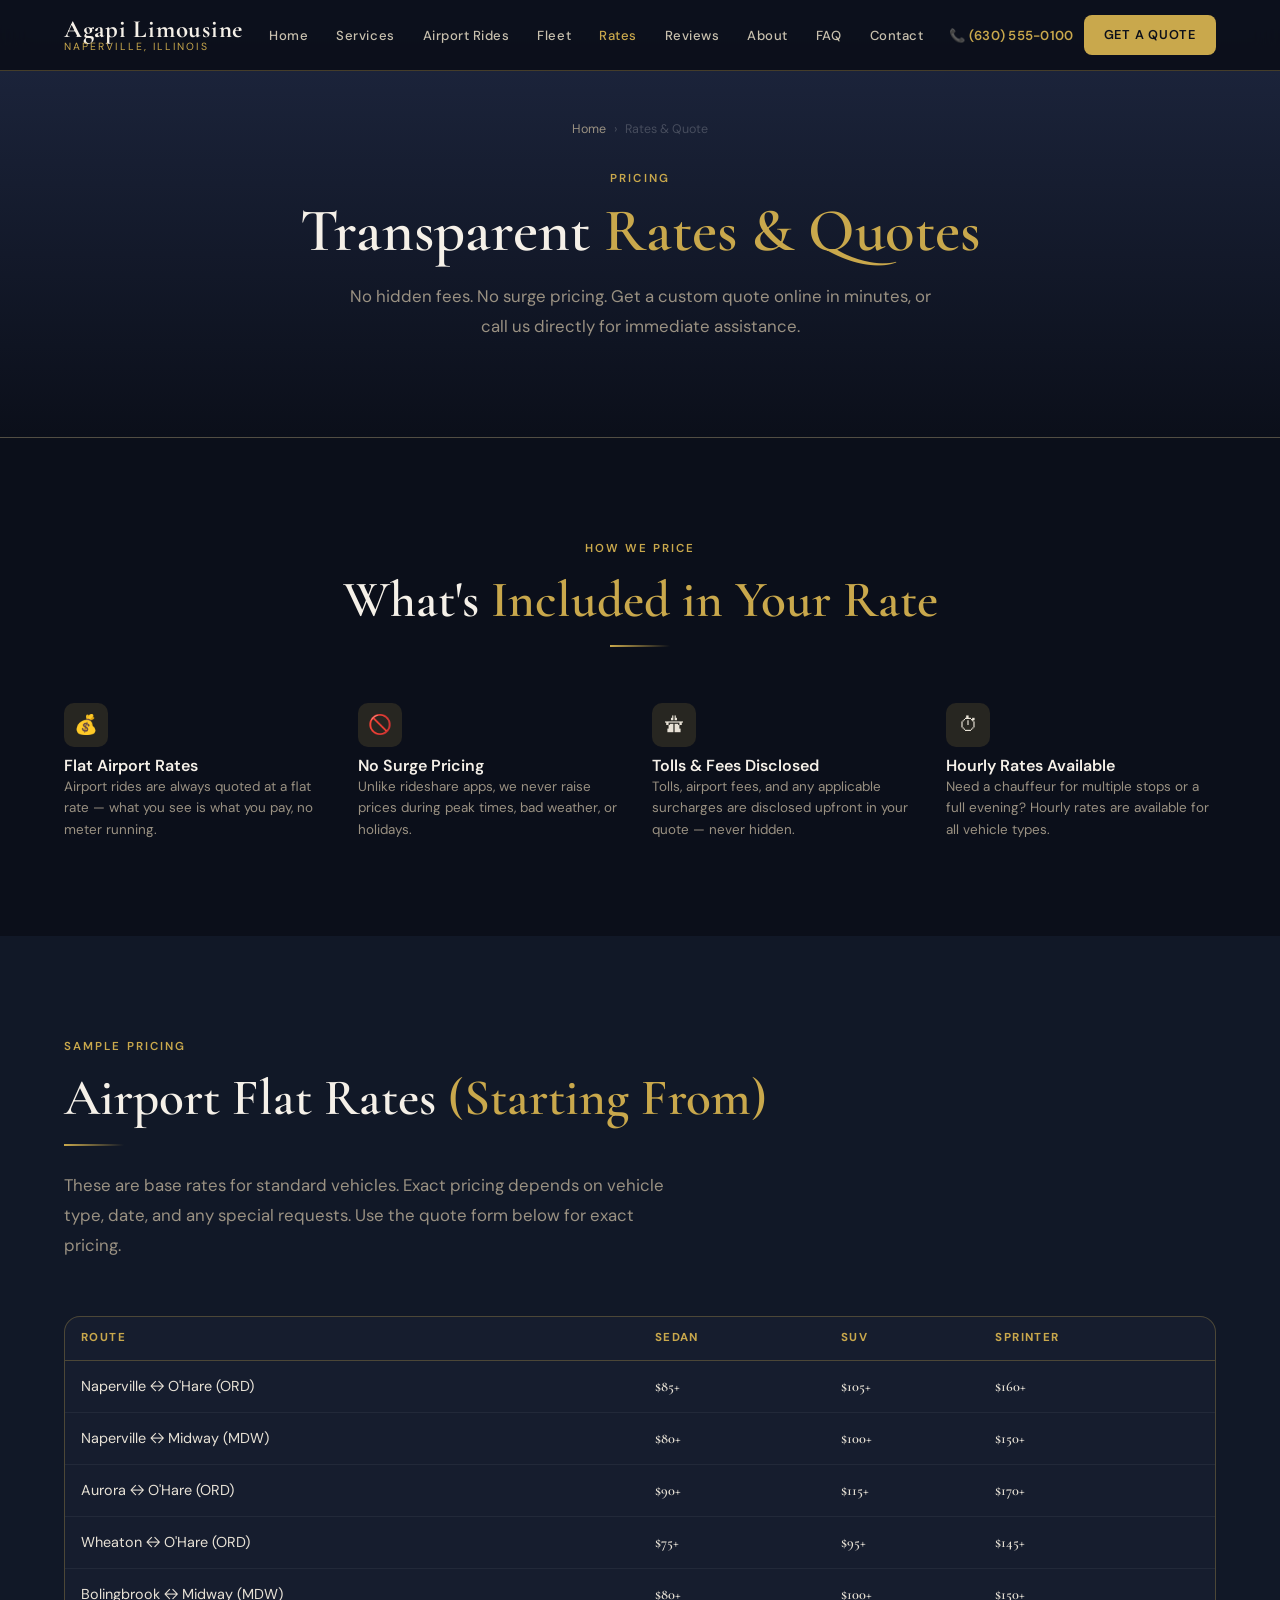
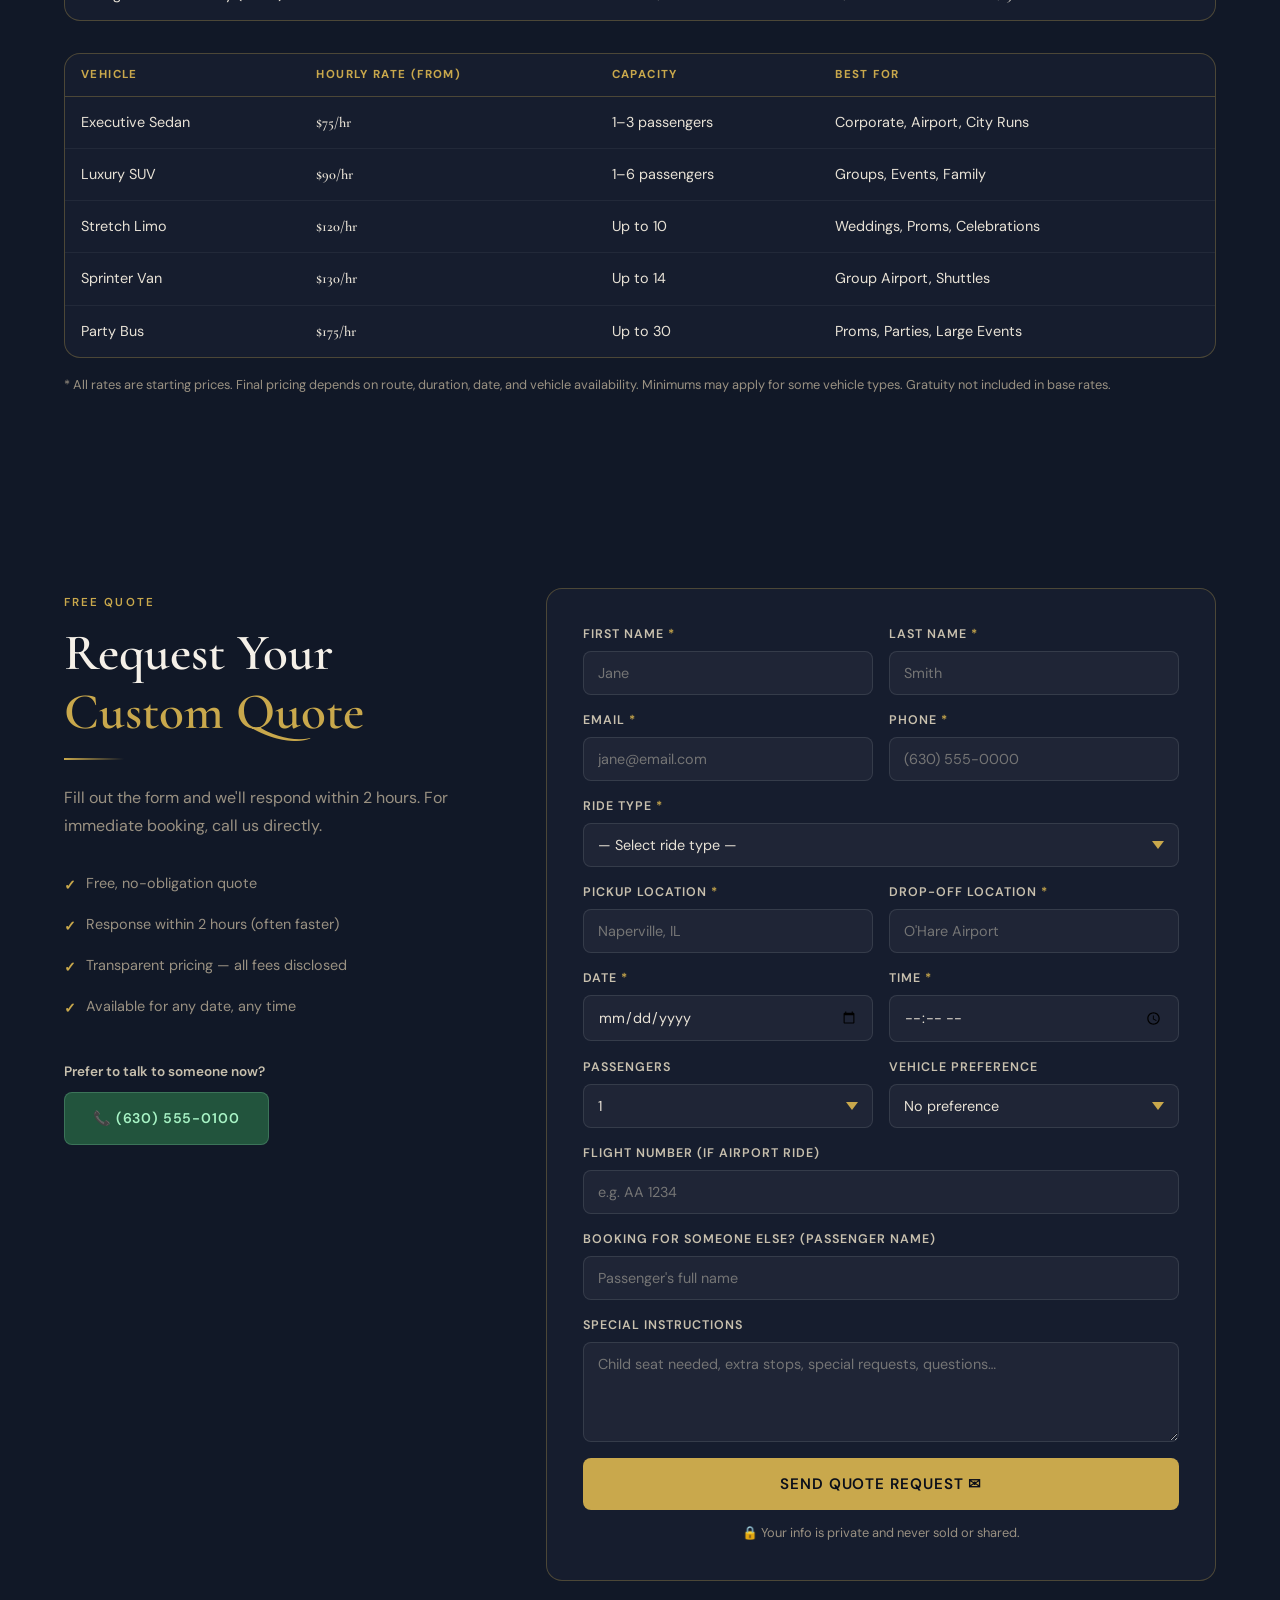
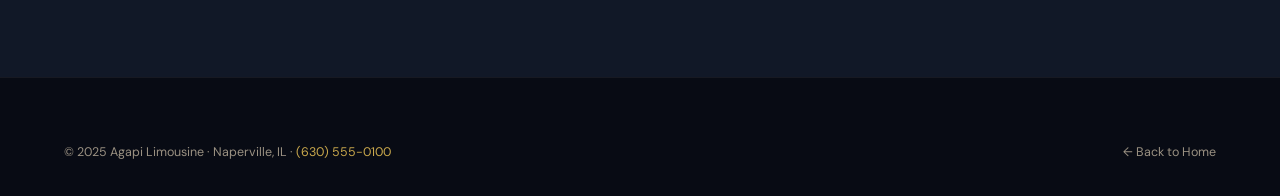
<file: rates.html>
<!DOCTYPE html>
<html lang="en">
<head>
  <meta charset="UTF-8">
  <meta name="viewport" content="width=device-width, initial-scale=1.0">
  <title>Rates &amp; Get a Quote | Agapi Limousine | Naperville Car Service</title>
  <meta name="description" content="Get a free, no-obligation quote for limo service in Naperville, IL. Flat airport rates, transparent pricing. Request online or call (630) 555-0100.">
  <link rel="stylesheet" href="styles.css">
  <link rel="icon" type="image/svg+xml" href="data:image/svg+xml,<svg xmlns='http://www.w3.org/2000/svg' viewBox='0 0 100 100'><text y='.9em' font-size='90'>🚘</text></svg>">
</head>
<body>
<header class="site-header">
  <div class="container">
    <nav class="nav-inner">
      <a href="index.html" class="nav-logo">
        <span class="nav-logo-name">Agapi Limousine</span>
        <span class="nav-logo-sub">Naperville, Illinois</span>
      </a>
      <ul class="nav-links">
        <li><a href="index.html">Home</a></li>
        <li><a href="services.html">Services</a></li>
        <li><a href="airport.html">Airport Rides</a></li>
        <li><a href="fleet.html">Fleet</a></li>
        <li><a href="rates.html" class="active">Rates</a></li>
        <li><a href="reviews.html">Reviews</a></li>
        <li><a href="about.html">About</a></li>
        <li><a href="faq.html">FAQ</a></li>
        <li><a href="contact.html">Contact</a></li>
      </ul>
      <div class="nav-actions">
        <a href="tel:+16305550100" class="nav-phone">📞 (630) 555-0100</a>
        <a href="rates.html" class="btn btn-gold btn-sm">Get a Quote</a>
        <button class="hamburger" aria-label="Open menu"><span></span><span></span><span></span></button>
      </div>
    </nav>
  </div>
</header>
<nav class="mobile-nav">
  <a href="index.html">Home</a><a href="services.html">Services</a><a href="airport.html">Airport Rides</a>
  <a href="fleet.html">Fleet</a><a href="rates.html">Rates</a><a href="reviews.html">Reviews</a>
  <a href="about.html">About</a><a href="faq.html">FAQ</a><a href="contact.html">Contact</a>
  <div class="mobile-cta">
    <a href="tel:+16305550100" class="btn btn-call">📞 Call — (630) 555-0100</a>
    <a href="rates.html" class="btn btn-gold">Get a Quote</a>
  </div>
</nav>

<div class="page-hero">
  <div class="container">
    <div class="breadcrumb"><a href="../index.html">Home</a><span>›</span><span>Rates &amp; Quote</span></div>
    <span class="section-eyebrow">Pricing</span>
    <h1>Transparent <span class="gold">Rates &amp; Quotes</span></h1>
    <p>No hidden fees. No surge pricing. Get a custom quote online in minutes, or call us directly for immediate assistance.</p>
  </div>
</div>

<main>
<!-- PRICING INFO -->
<section>
  <div class="container">
    <div class="section-header center reveal">
      <span class="section-eyebrow">How We Price</span>
      <h2>What's <span class="gold">Included in Your Rate</span></h2>
      <div class="gold-divider center"></div>
    </div>
    <div class="trust-grid reveal">
      <div class="trust-item">
        <div class="trust-icon">💰</div>
        <div><h4>Flat Airport Rates</h4><p>Airport rides are always quoted at a flat rate — what you see is what you pay, no meter running.</p></div>
      </div>
      <div class="trust-item">
        <div class="trust-icon">🚫</div>
        <div><h4>No Surge Pricing</h4><p>Unlike rideshare apps, we never raise prices during peak times, bad weather, or holidays.</p></div>
      </div>
      <div class="trust-item">
        <div class="trust-icon">🛣</div>
        <div><h4>Tolls &amp; Fees Disclosed</h4><p>Tolls, airport fees, and any applicable surcharges are disclosed upfront in your quote — never hidden.</p></div>
      </div>
      <div class="trust-item">
        <div class="trust-icon">⏱</div>
        <div><h4>Hourly Rates Available</h4><p>Need a chauffeur for multiple stops or a full evening? Hourly rates are available for all vehicle types.</p></div>
      </div>
    </div>
  </div>
</section>

<!-- AIRPORT SAMPLE RATES -->
<section style="background:var(--navy-mid);">
  <div class="container">
    <div class="section-header reveal">
      <span class="section-eyebrow">Sample Pricing</span>
      <h2>Airport Flat Rates <span class="gold">(Starting From)</span></h2>
      <div class="gold-divider"></div>
      <p class="section-subtitle">These are base rates for standard vehicles. Exact pricing depends on vehicle type, date, and any special requests. Use the quote form below for exact pricing.</p>
    </div>
    <div class="reveal" style="background:var(--navy-card); border:1px solid var(--gold-border); border-radius:var(--radius-lg); overflow:hidden; margin-bottom:2rem;">
      <table class="rates-table" aria-label="Airport rates by vehicle">
        <thead>
          <tr><th>Route</th><th>Sedan</th><th>SUV</th><th>Sprinter</th></tr>
        </thead>
        <tbody>
          <tr><td>Naperville ↔ O'Hare (ORD)</td><td class="price-cell">$85+</td><td class="price-cell">$105+</td><td class="price-cell">$160+</td></tr>
          <tr><td>Naperville ↔ Midway (MDW)</td><td class="price-cell">$80+</td><td class="price-cell">$100+</td><td class="price-cell">$150+</td></tr>
          <tr><td>Aurora ↔ O'Hare (ORD)</td><td class="price-cell">$90+</td><td class="price-cell">$115+</td><td class="price-cell">$170+</td></tr>
          <tr><td>Wheaton ↔ O'Hare (ORD)</td><td class="price-cell">$75+</td><td class="price-cell">$95+</td><td class="price-cell">$145+</td></tr>
          <tr><td>Bolingbrook ↔ Midway (MDW)</td><td class="price-cell">$80+</td><td class="price-cell">$100+</td><td class="price-cell">$150+</td></tr>
        </tbody>
      </table>
    </div>
    <div class="reveal" style="background:var(--navy-card); border:1px solid var(--gold-border); border-radius:var(--radius-lg); overflow:hidden;">
      <table class="rates-table" aria-label="Hourly rates by vehicle">
        <thead>
          <tr><th>Vehicle</th><th>Hourly Rate (from)</th><th>Capacity</th><th>Best For</th></tr>
        </thead>
        <tbody>
          <tr><td>Executive Sedan</td><td class="price-cell">$75/hr</td><td>1–3 passengers</td><td>Corporate, Airport, City Runs</td></tr>
          <tr><td>Luxury SUV</td><td class="price-cell">$90/hr</td><td>1–6 passengers</td><td>Groups, Events, Family</td></tr>
          <tr><td>Stretch Limo</td><td class="price-cell">$120/hr</td><td>Up to 10</td><td>Weddings, Proms, Celebrations</td></tr>
          <tr><td>Sprinter Van</td><td class="price-cell">$130/hr</td><td>Up to 14</td><td>Group Airport, Shuttles</td></tr>
          <tr><td>Party Bus</td><td class="price-cell">$175/hr</td><td>Up to 30</td><td>Proms, Parties, Large Events</td></tr>
        </tbody>
      </table>
    </div>
    <p style="font-size:0.8rem; color:var(--text-muted); margin-top:1rem;">* All rates are starting prices. Final pricing depends on route, duration, date, and vehicle availability. Minimums may apply for some vehicle types. Gratuity not included in base rates.</p>
  </div>
</section>

<!-- FULL QUOTE FORM -->
<section class="quote-section">
  <div class="container">
    <div class="quote-inner">
      <div class="reveal">
        <span class="section-eyebrow">Free Quote</span>
        <h2>Request Your <span class="gold">Custom Quote</span></h2>
        <div class="gold-divider"></div>
        <p style="color:var(--text-muted); margin-bottom:1.5rem;">Fill out the form and we'll respond within 2 hours. For immediate booking, call us directly.</p>
        <ul class="quote-bullets">
          <li>Free, no-obligation quote</li>
          <li>Response within 2 hours (often faster)</li>
          <li>Transparent pricing — all fees disclosed</li>
          <li>Available for any date, any time</li>
        </ul>
        <div style="margin-top:2rem;">
          <p style="font-size:0.85rem; color:var(--cream-dim); font-weight:600; margin-bottom:0.5rem;">Prefer to talk to someone now?</p>
          <a href="tel:+16305550100" class="btn btn-call">📞 (630) 555-0100</a>
        </div>
      </div>
      <div class="reveal reveal-delay-2">
        <div class="form-card">
          <form id="quoteForm" novalidate>
            <div class="form-grid">
              <div class="form-group"><label for="fname">First Name <span class="form-required">*</span></label><input type="text" id="fname" name="First Name" required placeholder="Jane" autocomplete="given-name"></div>
              <div class="form-group"><label for="lname">Last Name <span class="form-required">*</span></label><input type="text" id="lname" name="Last Name" required placeholder="Smith" autocomplete="family-name"></div>
              <div class="form-group"><label for="email">Email <span class="form-required">*</span></label><input type="email" id="email" name="Email" required placeholder="jane@email.com" autocomplete="email"></div>
              <div class="form-group"><label for="phone">Phone <span class="form-required">*</span></label><input type="tel" id="phone" name="Phone" required placeholder="(630) 555-0000" autocomplete="tel"></div>
              <div class="form-group full"><label for="ridetype">Ride Type <span class="form-required">*</span></label>
                <select id="ridetype" name="Ride Type" required>
                  <option value="">— Select ride type —</option>
                  <option>Airport Pickup</option><option>Airport Drop-off</option>
                  <option>Wedding Transportation</option><option>Prom / Homecoming</option>
                  <option>Corporate / Business</option><option>Hourly Service</option>
                  <option>Special Event</option><option>Point-to-Point</option>
                </select>
              </div>
              <div class="form-group"><label for="pickup">Pickup Location <span class="form-required">*</span></label><input type="text" id="pickup" name="Pickup" required placeholder="Naperville, IL"></div>
              <div class="form-group"><label for="dropoff">Drop-off Location <span class="form-required">*</span></label><input type="text" id="dropoff" name="Drop-off" required placeholder="O'Hare Airport"></div>
              <div class="form-group"><label for="date">Date <span class="form-required">*</span></label><input type="date" id="date" name="Date" required></div>
              <div class="form-group"><label for="time">Time <span class="form-required">*</span></label><input type="time" id="time" name="Time" required></div>
              <div class="form-group"><label for="passengers">Passengers</label>
                <select id="passengers" name="Passengers"><option>1</option><option>2</option><option>3</option><option>4</option><option>5</option><option>6</option><option>7+</option></select>
              </div>
              <div class="form-group"><label for="vehicle">Vehicle Preference</label>
                <select id="vehicle" name="Vehicle"><option value="">No preference</option><option>Executive Sedan</option><option>Luxury SUV</option><option>Stretch Limousine</option><option>Sprinter Van</option><option>Party Bus</option></select>
              </div>
              <div class="form-group full"><label for="flight">Flight Number (if airport ride)</label><input type="text" id="flight" name="Flight Number" placeholder="e.g. AA 1234"></div>
              <div class="form-group full"><label for="bookfor">Booking for Someone Else? (Passenger name)</label><input type="text" id="bookfor" name="Booking For" placeholder="Passenger's full name"></div>
              <div class="form-group full"><label for="notes">Special Instructions</label><textarea id="notes" name="Notes" placeholder="Child seat needed, extra stops, special requests, questions…"></textarea></div>
              <div class="form-group full">
                <button type="submit" class="btn btn-gold" style="width:100%; justify-content:center; padding:16px; font-size:0.95rem;">Send Quote Request ✉</button>
              </div>
            </div>
          </form>
          <div id="formSuccess" class="form-success" role="alert">
            <strong style="color:#a7f3c5; font-size:1.1rem;">✓ Quote request received!</strong><br>
            We'll be in touch within 2 hours. For immediate help, call <a href="tel:+16305550100" style="color:#a7f3c5;">(630) 555-0100</a>.
          </div>
          <p class="form-note">🔒 Your info is private and never sold or shared.</p>
        </div>
      </div>
    </div>
  </div>
</section>
</main>

<footer class="site-footer">
  <div class="container">
    <div class="footer-bottom" style="border-top:none; padding-top:0;">
      <p>© 2025 Agapi Limousine · Naperville, IL · <a href="tel:+16305550100" style="color:var(--gold);">(630) 555-0100</a></p>
      <a href="../index.html" style="color:var(--text-muted); font-size:0.78rem;">← Back to Home</a>
    </div>
  </div>
</footer>
<div class="sticky-phone-bar" style="justify-content:center;">
  <a href="tel:+16305550100" class="btn btn-call" style="flex:1; justify-content:center;">📞 Call Now</a>
  <a href="#" class="btn btn-gold" style="flex:1; justify-content:center;">Get Quote ↑</a>
</div>
<script src="main.js"></script>
</body>
</html>
</file>
<file: styles.css>
/* =========================================
   AGAPI LIMOUSINE — Main Stylesheet
   Aesthetic: Refined Luxury + Family Warmth
   Fonts: Cormorant Garamond (display) + DM Sans (body)
   ========================================= */

@import url('https://fonts.googleapis.com/css2?family=Cormorant+Garamond:ital,wght@0,300;0,400;0,500;0,600;0,700;1,400;1,600&family=DM+Sans:wght@300;400;500;600&display=swap');

/* ─── CSS Variables ─── */
:root {
  --gold:        #c9a84c;
  --gold-light:  #e0c06b;
  --gold-dim:    rgba(201,168,76,0.15);
  --gold-border: rgba(201,168,76,0.3);
  --navy:        #0b0f1a;
  --navy-mid:    #111827;
  --navy-card:   #161d2e;
  --navy-light:  #1e2740;
  --cream:       #f5f0e8;
  --cream-dim:   #c8c0ae;
  --white:       #ffffff;
  --text:        #e8e2d6;
  --text-muted:  #9a9182;
  --red:         #c04444;

  --font-display: 'Cormorant Garamond', Georgia, serif;
  --font-body:    'DM Sans', sans-serif;

  --radius:  8px;
  --radius-lg: 16px;
  --shadow:  0 4px 24px rgba(0,0,0,0.4);
  --shadow-gold: 0 0 40px rgba(201,168,76,0.12);

  --transition: 0.3s ease;
  --container: 1200px;
}

/* ─── Reset ─── */
*, *::before, *::after { box-sizing: border-box; margin: 0; padding: 0; }
html { scroll-behavior: smooth; font-size: 16px; }
body {
  font-family: var(--font-body);
  background: var(--navy);
  color: var(--text);
  line-height: 1.6;
  -webkit-font-smoothing: antialiased;
}
img { max-width: 100%; height: auto; display: block; }
a { color: inherit; text-decoration: none; }
ul { list-style: none; }
button { cursor: pointer; border: none; background: none; font-family: var(--font-body); }

/* ─── Container ─── */
.container {
  max-width: var(--container);
  margin: 0 auto;
  padding: 0 24px;
}

/* ─── Typography ─── */
h1, h2, h3, h4, h5 {
  font-family: var(--font-display);
  font-weight: 600;
  line-height: 1.15;
  color: var(--cream);
}
h1 { font-size: clamp(2.8rem, 6vw, 5rem); }
h2 { font-size: clamp(2rem, 4vw, 3.2rem); }
h3 { font-size: clamp(1.4rem, 2.5vw, 1.9rem); }
h4 { font-size: 1.2rem; }
p  { font-size: 1rem; line-height: 1.75; color: var(--text); }

.gold        { color: var(--gold); }
.section-eyebrow {
  display: inline-block;
  font-family: var(--font-body);
  font-size: 0.72rem;
  font-weight: 600;
  letter-spacing: 0.18em;
  text-transform: uppercase;
  color: var(--gold);
  margin-bottom: 0.75rem;
}
.section-title { margin-bottom: 1rem; }
.section-subtitle {
  font-size: 1.05rem;
  color: var(--text-muted);
  max-width: 600px;
  line-height: 1.8;
}

/* ─── Divider ─── */
.gold-divider {
  width: 60px; height: 2px;
  background: linear-gradient(90deg, var(--gold), transparent);
  margin: 1rem 0 1.5rem;
}
.gold-divider.center { margin: 1rem auto 1.5rem; }

/* ─── Buttons ─── */
.btn {
  display: inline-flex;
  align-items: center;
  gap: 8px;
  padding: 14px 28px;
  border-radius: var(--radius);
  font-family: var(--font-body);
  font-size: 0.88rem;
  font-weight: 600;
  letter-spacing: 0.06em;
  text-transform: uppercase;
  transition: all var(--transition);
  white-space: nowrap;
}
.btn-gold {
  background: var(--gold);
  color: var(--navy);
}
.btn-gold:hover { background: var(--gold-light); transform: translateY(-2px); box-shadow: 0 8px 24px rgba(201,168,76,0.35); }
.btn-outline {
  border: 1.5px solid var(--gold-border);
  color: var(--gold);
  background: transparent;
}
.btn-outline:hover { background: var(--gold-dim); border-color: var(--gold); }
.btn-ghost {
  color: var(--cream-dim);
  border: 1.5px solid rgba(255,255,255,0.12);
}
.btn-ghost:hover { background: rgba(255,255,255,0.06); color: var(--white); }
.btn-lg { padding: 17px 36px; font-size: 0.92rem; }
.btn-sm { padding: 10px 20px; font-size: 0.8rem; }
.btn-call {
  background: #22543d;
  color: #a7f3c5;
  border: 1px solid rgba(167,243,197,0.2);
}
.btn-call:hover { background: #276749; transform: translateY(-2px); }

/* ─── NAV ─── */
.site-header {
  position: fixed;
  top: 0; left: 0; right: 0;
  z-index: 1000;
  background: rgba(11,15,26,0.92);
  backdrop-filter: blur(12px);
  border-bottom: 1px solid var(--gold-border);
  transition: background var(--transition);
}
.nav-inner {
  display: flex;
  align-items: center;
  justify-content: space-between;
  height: 70px;
}
.nav-logo {
  display: flex;
  flex-direction: column;
  line-height: 1;
}
.nav-logo-name {
  font-family: var(--font-display);
  font-size: 1.55rem;
  font-weight: 700;
  color: var(--cream);
  letter-spacing: 0.03em;
}
.nav-logo-sub {
  font-size: 0.65rem;
  letter-spacing: 0.2em;
  text-transform: uppercase;
  color: var(--gold);
}
.nav-links {
  display: flex;
  align-items: center;
  gap: 4px;
}
.nav-links a {
  padding: 8px 12px;
  font-size: 0.82rem;
  font-weight: 500;
  letter-spacing: 0.04em;
  color: var(--cream-dim);
  border-radius: 6px;
  transition: color var(--transition);
  position: relative;
}
.nav-links a:hover, .nav-links a.active { color: var(--gold); }
.nav-links .has-dropdown { position: relative; }
.nav-links .has-dropdown > a::after { content: ' ▾'; font-size: 0.65rem; }
.dropdown {
  position: absolute;
  top: calc(100% + 8px);
  left: 0;
  background: var(--navy-card);
  border: 1px solid var(--gold-border);
  border-radius: var(--radius);
  min-width: 220px;
  padding: 8px;
  display: none;
  box-shadow: var(--shadow);
  z-index: 100;
}
.has-dropdown:hover .dropdown { display: block; }
.dropdown a {
  display: block;
  padding: 9px 14px;
  font-size: 0.82rem;
  border-radius: 6px;
  color: var(--text) !important;
}
.dropdown a:hover { background: var(--gold-dim); color: var(--gold) !important; }
.nav-actions { display: flex; align-items: center; gap: 10px; }
.nav-phone {
  font-size: 0.82rem;
  font-weight: 600;
  color: var(--gold);
  letter-spacing: 0.02em;
}
.nav-phone:hover { color: var(--gold-light); }

/* Hamburger */
.hamburger { display: none; flex-direction: column; gap: 5px; padding: 4px; }
.hamburger span { display: block; width: 24px; height: 2px; background: var(--cream); border-radius: 2px; transition: all var(--transition); }
.hamburger.open span:nth-child(1) { transform: translateY(7px) rotate(45deg); }
.hamburger.open span:nth-child(2) { opacity: 0; }
.hamburger.open span:nth-child(3) { transform: translateY(-7px) rotate(-45deg); }

.mobile-nav {
  display: none;
  position: fixed;
  top: 70px; left: 0; right: 0;
  background: var(--navy-card);
  border-bottom: 1px solid var(--gold-border);
  padding: 16px 24px 24px;
  z-index: 999;
  flex-direction: column;
  gap: 4px;
}
.mobile-nav.open { display: flex; }
.mobile-nav a {
  padding: 12px 0;
  font-size: 1rem;
  font-weight: 500;
  color: var(--text);
  border-bottom: 1px solid rgba(255,255,255,0.06);
}
.mobile-nav a:last-child { border-bottom: none; }
.mobile-nav .mobile-cta { margin-top: 16px; display: flex; flex-direction: column; gap: 10px; }

/* ─── HERO ─── */
.hero {
  min-height: 100vh;
  display: flex;
  align-items: center;
  position: relative;
  overflow: hidden;
  padding-top: 70px;
}
.hero-bg {
  position: absolute;
  inset: 0;
  background:
    linear-gradient(135deg, rgba(11,15,26,0.97) 0%, rgba(11,15,26,0.82) 60%, rgba(11,15,26,0.6) 100%),
    url('https://images.unsplash.com/photo-1539635278303-d4002c07eae3?w=1600&q=80') center/cover no-repeat;
}
.hero-bg::after {
  content: '';
  position: absolute;
  bottom: 0; left: 0; right: 0;
  height: 180px;
  background: linear-gradient(to top, var(--navy), transparent);
}
.hero-noise {
  position: absolute;
  inset: 0;
  opacity: 0.025;
  background-image: url("data:image/svg+xml,%3Csvg viewBox='0 0 256 256' xmlns='http://www.w3.org/2000/svg'%3E%3Cfilter id='noise'%3E%3CfeTurbulence type='fractalNoise' baseFrequency='0.9' numOctaves='4' stitchTiles='stitch'/%3E%3C/filter%3E%3Crect width='100%25' height='100%25' filter='url(%23noise)'/%3E%3C/svg%3E");
  pointer-events: none;
}
.hero-content {
  position: relative;
  z-index: 2;
  max-width: 780px;
  padding: 80px 0;
}
.hero-badge {
  display: inline-flex;
  align-items: center;
  gap: 8px;
  background: var(--gold-dim);
  border: 1px solid var(--gold-border);
  border-radius: 100px;
  padding: 6px 16px;
  font-size: 0.75rem;
  font-weight: 600;
  letter-spacing: 0.12em;
  text-transform: uppercase;
  color: var(--gold);
  margin-bottom: 1.5rem;
}
.hero-badge::before { content: '★'; font-size: 0.7rem; }
.hero h1 {
  font-size: clamp(3rem, 7vw, 5.5rem);
  line-height: 1.05;
  margin-bottom: 1.25rem;
}
.hero h1 span { color: var(--gold); font-style: italic; }
.hero-subtitle {
  font-size: 1.15rem;
  color: var(--text-muted);
  max-width: 540px;
  margin-bottom: 2.5rem;
  line-height: 1.8;
}
.hero-ctas { display: flex; flex-wrap: wrap; gap: 14px; margin-bottom: 3rem; }
.hero-phone-bar {
  display: inline-flex;
  align-items: center;
  gap: 12px;
  background: rgba(255,255,255,0.04);
  border: 1px solid rgba(255,255,255,0.08);
  border-radius: 100px;
  padding: 10px 20px;
  font-size: 0.85rem;
}
.hero-phone-bar strong { color: var(--gold); font-size: 1.05rem; }
.hero-stats {
  position: absolute;
  bottom: 60px; right: 0;
  display: flex;
  gap: 2px;
  z-index: 2;
}
.stat-card {
  background: var(--navy-card);
  border: 1px solid var(--gold-border);
  border-radius: var(--radius);
  padding: 20px 24px;
  text-align: center;
  min-width: 110px;
}
.stat-card .num {
  font-family: var(--font-display);
  font-size: 2.2rem;
  font-weight: 700;
  color: var(--gold);
  line-height: 1;
}
.stat-card .label {
  font-size: 0.72rem;
  letter-spacing: 0.1em;
  text-transform: uppercase;
  color: var(--text-muted);
  margin-top: 4px;
}

/* ─── SECTIONS ─── */
section { padding: 96px 0; }
.section-header { margin-bottom: 3.5rem; }
.section-header.center { text-align: center; }
.section-header.center .section-subtitle { margin: 0 auto; }

/* ─── SERVICE CARDS ─── */
.services-grid {
  display: grid;
  grid-template-columns: repeat(auto-fill, minmax(300px, 1fr));
  gap: 20px;
}
.service-card {
  background: var(--navy-card);
  border: 1px solid rgba(255,255,255,0.06);
  border-radius: var(--radius-lg);
  padding: 32px;
  transition: all var(--transition);
  position: relative;
  overflow: hidden;
}
.service-card::before {
  content: '';
  position: absolute;
  inset: 0;
  background: linear-gradient(135deg, var(--gold-dim) 0%, transparent 60%);
  opacity: 0;
  transition: opacity var(--transition);
  border-radius: inherit;
}
.service-card:hover { border-color: var(--gold-border); transform: translateY(-4px); box-shadow: var(--shadow-gold); }
.service-card:hover::before { opacity: 1; }
.service-icon {
  width: 52px; height: 52px;
  background: var(--gold-dim);
  border-radius: 12px;
  display: flex;
  align-items: center;
  justify-content: center;
  font-size: 1.5rem;
  margin-bottom: 1.25rem;
  position: relative;
}
.service-card h3 { font-size: 1.35rem; margin-bottom: 0.6rem; }
.service-card p { font-size: 0.9rem; color: var(--text-muted); margin-bottom: 1.25rem; line-height: 1.7; }
.service-link {
  font-size: 0.8rem;
  font-weight: 600;
  letter-spacing: 0.08em;
  text-transform: uppercase;
  color: var(--gold);
  display: inline-flex;
  align-items: center;
  gap: 6px;
  transition: gap var(--transition);
}
.service-link:hover { gap: 10px; }

/* ─── TRUST SECTION ─── */
.trust-section { background: var(--navy-mid); }
.trust-grid {
  display: grid;
  grid-template-columns: repeat(auto-fill, minmax(220px, 1fr));
  gap: 24px;
}
.trust-item {
  display: flex;
  flex-direction: column;
  align-items: flex-start;
  gap: 10px;
}
.trust-icon {
  width: 44px; height: 44px;
  background: var(--gold-dim);
  border-radius: 10px;
  display: flex; align-items: center; justify-content: center;
  font-size: 1.2rem;
  flex-shrink: 0;
}
.trust-item h4 { font-size: 1rem; color: var(--cream); font-family: var(--font-body); font-weight: 600; }
.trust-item p  { font-size: 0.84rem; color: var(--text-muted); line-height: 1.6; }

/* ─── AIRPORT HIGHLIGHT ─── */
.airport-split {
  display: grid;
  grid-template-columns: 1fr 1fr;
  gap: 64px;
  align-items: center;
}
.airport-visual {
  position: relative;
  border-radius: var(--radius-lg);
  overflow: hidden;
  aspect-ratio: 4/3;
}
.airport-visual img {
  width: 100%; height: 100%;
  object-fit: cover;
  filter: brightness(0.75);
}
.airport-visual-overlay {
  position: absolute;
  inset: 0;
  background: linear-gradient(135deg, var(--navy) 0%, transparent 60%);
}
.airports-list { margin: 1.5rem 0; }
.airports-list li {
  display: flex;
  align-items: center;
  gap: 10px;
  padding: 10px 0;
  border-bottom: 1px solid rgba(255,255,255,0.06);
  font-size: 0.9rem;
  color: var(--text);
}
.airports-list li:last-child { border-bottom: none; }
.airports-list li::before { content: '✈'; color: var(--gold); font-size: 0.85rem; }
.route-chips { display: flex; flex-wrap: wrap; gap: 8px; margin-top: 1.5rem; }
.route-chip {
  background: var(--gold-dim);
  border: 1px solid var(--gold-border);
  border-radius: 100px;
  padding: 5px 14px;
  font-size: 0.75rem;
  color: var(--gold);
  font-weight: 500;
}

/* ─── REVIEWS ─── */
.reviews-grid {
  display: grid;
  grid-template-columns: repeat(auto-fill, minmax(300px, 1fr));
  gap: 20px;
}
.review-card {
  background: var(--navy-card);
  border: 1px solid rgba(255,255,255,0.06);
  border-radius: var(--radius-lg);
  padding: 28px;
  position: relative;
}
.review-card::before {
  content: '"';
  position: absolute;
  top: 16px; right: 24px;
  font-family: var(--font-display);
  font-size: 4rem;
  color: var(--gold-dim);
  line-height: 1;
}
.stars { color: #f5a623; font-size: 0.85rem; letter-spacing: 2px; margin-bottom: 0.75rem; }
.review-text { font-size: 0.92rem; color: var(--text); line-height: 1.75; margin-bottom: 1rem; font-style: italic; }
.reviewer-name { font-size: 0.82rem; font-weight: 600; color: var(--cream); }
.reviewer-meta { font-size: 0.75rem; color: var(--text-muted); }
.reviews-header-bar {
  display: flex;
  justify-content: space-between;
  align-items: flex-end;
  margin-bottom: 3rem;
  flex-wrap: wrap;
  gap: 1rem;
}
.rating-badge {
  display: flex;
  align-items: center;
  gap: 12px;
  background: var(--navy-card);
  border: 1px solid var(--gold-border);
  border-radius: var(--radius);
  padding: 14px 20px;
}
.rating-score { font-family: var(--font-display); font-size: 2.8rem; font-weight: 700; color: var(--gold); line-height: 1; }
.rating-stars { color: #f5a623; font-size: 0.85rem; letter-spacing: 2px; }
.rating-count { font-size: 0.78rem; color: var(--text-muted); }

/* ─── FLEET ─── */
.fleet-grid {
  display: grid;
  grid-template-columns: repeat(auto-fill, minmax(320px, 1fr));
  gap: 24px;
}
.fleet-card {
  background: var(--navy-card);
  border: 1px solid rgba(255,255,255,0.06);
  border-radius: var(--radius-lg);
  overflow: hidden;
  transition: all var(--transition);
}
.fleet-card:hover { border-color: var(--gold-border); transform: translateY(-4px); }
.fleet-image {
  aspect-ratio: 16/9;
  background: var(--navy-light);
  position: relative;
  overflow: hidden;
}
.fleet-image img { width: 100%; height: 100%; object-fit: cover; filter: brightness(0.85); }
.fleet-body { padding: 24px; }
.fleet-card h3 { font-size: 1.35rem; margin-bottom: 4px; }
.fleet-capacity {
  display: flex;
  gap: 16px;
  margin: 12px 0;
}
.fleet-cap-item {
  display: flex;
  align-items: center;
  gap: 6px;
  font-size: 0.8rem;
  color: var(--text-muted);
}
.fleet-cap-item span { color: var(--gold); font-weight: 600; font-size: 0.9rem; }
.fleet-uses { display: flex; flex-wrap: wrap; gap: 6px; margin: 12px 0 16px; }
.fleet-use-tag {
  background: rgba(255,255,255,0.04);
  border: 1px solid rgba(255,255,255,0.08);
  border-radius: 100px;
  padding: 3px 10px;
  font-size: 0.72rem;
  color: var(--text-muted);
}

/* ─── QUOTE FORM ─── */
.quote-section { background: var(--navy-mid); }
.quote-inner {
  display: grid;
  grid-template-columns: 1fr 1.6fr;
  gap: 64px;
  align-items: start;
}
.quote-info h2 { margin-bottom: 1rem; }
.quote-bullets { margin: 1.5rem 0; }
.quote-bullets li {
  display: flex;
  align-items: flex-start;
  gap: 10px;
  padding: 8px 0;
  font-size: 0.9rem;
  color: var(--text-muted);
}
.quote-bullets li::before { content: '✓'; color: var(--gold); font-weight: 700; flex-shrink: 0; margin-top: 2px; }
.form-card {
  background: var(--navy-card);
  border: 1px solid var(--gold-border);
  border-radius: var(--radius-lg);
  padding: 36px;
}
.form-grid { display: grid; grid-template-columns: 1fr 1fr; gap: 16px; }
.form-group { display: flex; flex-direction: column; gap: 6px; }
.form-group.full { grid-column: 1 / -1; }
.form-group label { font-size: 0.78rem; font-weight: 600; letter-spacing: 0.08em; text-transform: uppercase; color: var(--cream-dim); }
.form-group input,
.form-group select,
.form-group textarea {
  background: rgba(255,255,255,0.04);
  border: 1px solid rgba(255,255,255,0.1);
  border-radius: var(--radius);
  padding: 12px 14px;
  font-family: var(--font-body);
  font-size: 0.9rem;
  color: var(--text);
  transition: border-color var(--transition);
  width: 100%;
}
.form-group input:focus,
.form-group select:focus,
.form-group textarea:focus {
  outline: none;
  border-color: var(--gold);
  background: rgba(201,168,76,0.04);
}
.form-group select { appearance: none; background-image: url("data:image/svg+xml,%3Csvg xmlns='http://www.w3.org/2000/svg' width='12' height='8' viewBox='0 0 12 8'%3E%3Cpath fill='%23c9a84c' d='M6 8L0 0h12z'/%3E%3C/svg%3E"); background-repeat: no-repeat; background-position: right 14px center; padding-right: 36px; }
.form-group select option { background: var(--navy-card); color: var(--text); }
.form-group textarea { resize: vertical; min-height: 100px; }
.form-required { color: var(--gold); }
.form-note { font-size: 0.8rem; color: var(--text-muted); text-align: center; margin-top: 12px; }
.form-success {
  display: none;
  background: rgba(34,84,61,0.3);
  border: 1px solid rgba(167,243,197,0.2);
  border-radius: var(--radius);
  padding: 16px;
  text-align: center;
  font-size: 0.9rem;
  color: #a7f3c5;
}

/* ─── FAQ ─── */
.faq-list { max-width: 780px; margin: 0 auto; }
.faq-item {
  border-bottom: 1px solid rgba(255,255,255,0.07);
}
.faq-question {
  width: 100%;
  display: flex;
  justify-content: space-between;
  align-items: center;
  padding: 20px 0;
  font-family: var(--font-body);
  font-size: 1rem;
  font-weight: 500;
  color: var(--cream);
  text-align: left;
  cursor: pointer;
  gap: 16px;
  transition: color var(--transition);
}
.faq-question:hover { color: var(--gold); }
.faq-icon {
  width: 24px; height: 24px;
  border: 1.5px solid var(--gold-border);
  border-radius: 50%;
  display: flex; align-items: center; justify-content: center;
  flex-shrink: 0;
  color: var(--gold);
  font-size: 0.8rem;
  transition: transform var(--transition), background var(--transition);
}
.faq-item.open .faq-icon { transform: rotate(45deg); background: var(--gold-dim); }
.faq-answer {
  max-height: 0;
  overflow: hidden;
  transition: max-height 0.4s ease;
}
.faq-answer-inner {
  padding-bottom: 20px;
  font-size: 0.92rem;
  color: var(--text-muted);
  line-height: 1.8;
}

/* ─── SERVICE AREA ─── */
.area-section { background: var(--navy-mid); }
.area-grid {
  display: grid;
  grid-template-columns: repeat(auto-fill, minmax(150px, 1fr));
  gap: 10px;
  margin-top: 2rem;
}
.area-chip {
  background: var(--navy-card);
  border: 1px solid rgba(255,255,255,0.06);
  border-radius: var(--radius);
  padding: 10px 14px;
  font-size: 0.82rem;
  color: var(--text);
  display: flex;
  align-items: center;
  gap: 8px;
  transition: border-color var(--transition), color var(--transition);
}
.area-chip:hover { border-color: var(--gold-border); color: var(--gold); }
.area-chip::before { content: '📍'; font-size: 0.8rem; }

/* ─── CTA BANNER ─── */
.cta-banner {
  background: linear-gradient(135deg, var(--navy-light) 0%, var(--navy-mid) 100%);
  border-top: 1px solid var(--gold-border);
  border-bottom: 1px solid var(--gold-border);
  text-align: center;
  padding: 80px 0;
}
.cta-banner h2 { margin-bottom: 0.75rem; }
.cta-banner p { color: var(--text-muted); margin-bottom: 2rem; font-size: 1.05rem; }
.cta-banner-btns { display: flex; flex-wrap: wrap; justify-content: center; gap: 14px; }

/* ─── FOOTER ─── */
.site-footer {
  background: #080b14;
  border-top: 1px solid rgba(255,255,255,0.06);
  padding: 64px 0 32px;
}
.footer-grid {
  display: grid;
  grid-template-columns: 1.8fr 1fr 1fr 1fr;
  gap: 48px;
  margin-bottom: 48px;
}
.footer-brand p { font-size: 0.88rem; color: var(--text-muted); line-height: 1.75; margin: 1rem 0 1.5rem; }
.footer-contact-item {
  display: flex;
  align-items: center;
  gap: 10px;
  font-size: 0.85rem;
  color: var(--text-muted);
  margin-bottom: 8px;
}
.footer-contact-item a:hover { color: var(--gold); }
.footer-col h5 {
  font-family: var(--font-body);
  font-size: 0.72rem;
  font-weight: 700;
  letter-spacing: 0.15em;
  text-transform: uppercase;
  color: var(--gold);
  margin-bottom: 1.25rem;
}
.footer-col ul li { margin-bottom: 8px; }
.footer-col ul li a { font-size: 0.85rem; color: var(--text-muted); transition: color var(--transition); }
.footer-col ul li a:hover { color: var(--cream); }
.footer-bottom {
  border-top: 1px solid rgba(255,255,255,0.06);
  padding-top: 24px;
  display: flex;
  justify-content: space-between;
  align-items: center;
  flex-wrap: wrap;
  gap: 12px;
}
.footer-bottom p { font-size: 0.78rem; color: var(--text-muted); }
.footer-badges { display: flex; gap: 8px; flex-wrap: wrap; }
.badge {
  background: var(--navy-card);
  border: 1px solid rgba(255,255,255,0.08);
  border-radius: 100px;
  padding: 4px 12px;
  font-size: 0.7rem;
  color: var(--text-muted);
}

/* ─── PAGE HERO (inner pages) ─── */
.page-hero {
  background: linear-gradient(180deg, var(--navy-light) 0%, var(--navy) 100%);
  border-bottom: 1px solid var(--gold-border);
  padding: 120px 0 64px;
  text-align: center;
}
.page-hero .section-eyebrow { margin-bottom: 0.5rem; }
.page-hero h1 { font-size: clamp(2.2rem, 5vw, 3.8rem); margin-bottom: 1rem; }
.page-hero p { font-size: 1.05rem; color: var(--text-muted); max-width: 600px; margin: 0 auto 2rem; }
.breadcrumb {
  display: flex;
  align-items: center;
  justify-content: center;
  gap: 8px;
  font-size: 0.78rem;
  color: var(--text-muted);
  margin-bottom: 1.5rem;
}
.breadcrumb a:hover { color: var(--gold); }
.breadcrumb span { color: rgba(255,255,255,0.2); }

/* ─── STEPS ─── */
.steps-grid {
  display: grid;
  grid-template-columns: repeat(auto-fill, minmax(220px, 1fr));
  gap: 24px;
}
.step-card {
  position: relative;
  padding: 28px;
  background: var(--navy-card);
  border: 1px solid rgba(255,255,255,0.06);
  border-radius: var(--radius-lg);
}
.step-num {
  font-family: var(--font-display);
  font-size: 3.5rem;
  font-weight: 700;
  color: var(--gold-dim);
  line-height: 1;
  margin-bottom: 0.5rem;
}
.step-card h4 { font-family: var(--font-body); font-weight: 600; margin-bottom: 0.5rem; color: var(--cream); }
.step-card p { font-size: 0.85rem; color: var(--text-muted); }

/* ─── RATES TABLE ─── */
.rates-table { width: 100%; border-collapse: collapse; }
.rates-table th {
  font-family: var(--font-body);
  font-size: 0.72rem;
  font-weight: 700;
  letter-spacing: 0.12em;
  text-transform: uppercase;
  color: var(--gold);
  padding: 12px 16px;
  text-align: left;
  border-bottom: 1px solid var(--gold-border);
}
.rates-table td {
  padding: 14px 16px;
  font-size: 0.9rem;
  color: var(--text);
  border-bottom: 1px solid rgba(255,255,255,0.05);
}
.rates-table tr:last-child td { border-bottom: none; }
.rates-table tr:hover td { background: rgba(255,255,255,0.02); }
.price-cell { color: var(--gold); font-weight: 600; font-family: var(--font-display); font-size: 1.1rem; }

/* ─── SCROLL ANIMATIONS ─── */
.reveal {
  opacity: 0;
  transform: translateY(28px);
  transition: opacity 0.7s ease, transform 0.7s ease;
}
.reveal.visible { opacity: 1; transform: none; }
.reveal-delay-1 { transition-delay: 0.1s; }
.reveal-delay-2 { transition-delay: 0.2s; }
.reveal-delay-3 { transition-delay: 0.3s; }
.reveal-delay-4 { transition-delay: 0.4s; }

/* ─── STICKY PHONE BAR (mobile) ─── */
.sticky-phone-bar {
  display: none;
  position: fixed;
  bottom: 0; left: 0; right: 0;
  z-index: 900;
  background: var(--navy-card);
  border-top: 1px solid var(--gold-border);
  padding: 12px 16px;
  gap: 10px;
}

/* ─── RESPONSIVE ─── */
@media (max-width: 1024px) {
  .footer-grid { grid-template-columns: 1fr 1fr; }
  .airport-split { grid-template-columns: 1fr; gap: 40px; }
  .quote-inner { grid-template-columns: 1fr; }
}

@media (max-width: 768px) {
  .nav-links, .nav-phone { display: none; }
  .hamburger { display: flex; }
  .hero-stats { display: none; }
  .form-grid { grid-template-columns: 1fr; }
  .footer-grid { grid-template-columns: 1fr; gap: 32px; }
  .hero-ctas { flex-direction: column; }
  .hero-ctas .btn { justify-content: center; }
  .services-grid { grid-template-columns: 1fr; }
  section { padding: 64px 0; }
  .sticky-phone-bar { display: flex; }
  body { padding-bottom: 68px; }
  .hero { min-height: 92vh; }
  .trust-grid { grid-template-columns: 1fr 1fr; }
  .steps-grid { grid-template-columns: 1fr 1fr; }
  .reviews-grid { grid-template-columns: 1fr; }
  .fleet-grid { grid-template-columns: 1fr; }
}

@media (max-width: 480px) {
  .trust-grid { grid-template-columns: 1fr; }
  .steps-grid { grid-template-columns: 1fr; }
  .area-grid { grid-template-columns: 1fr 1fr; }
}
</file>
